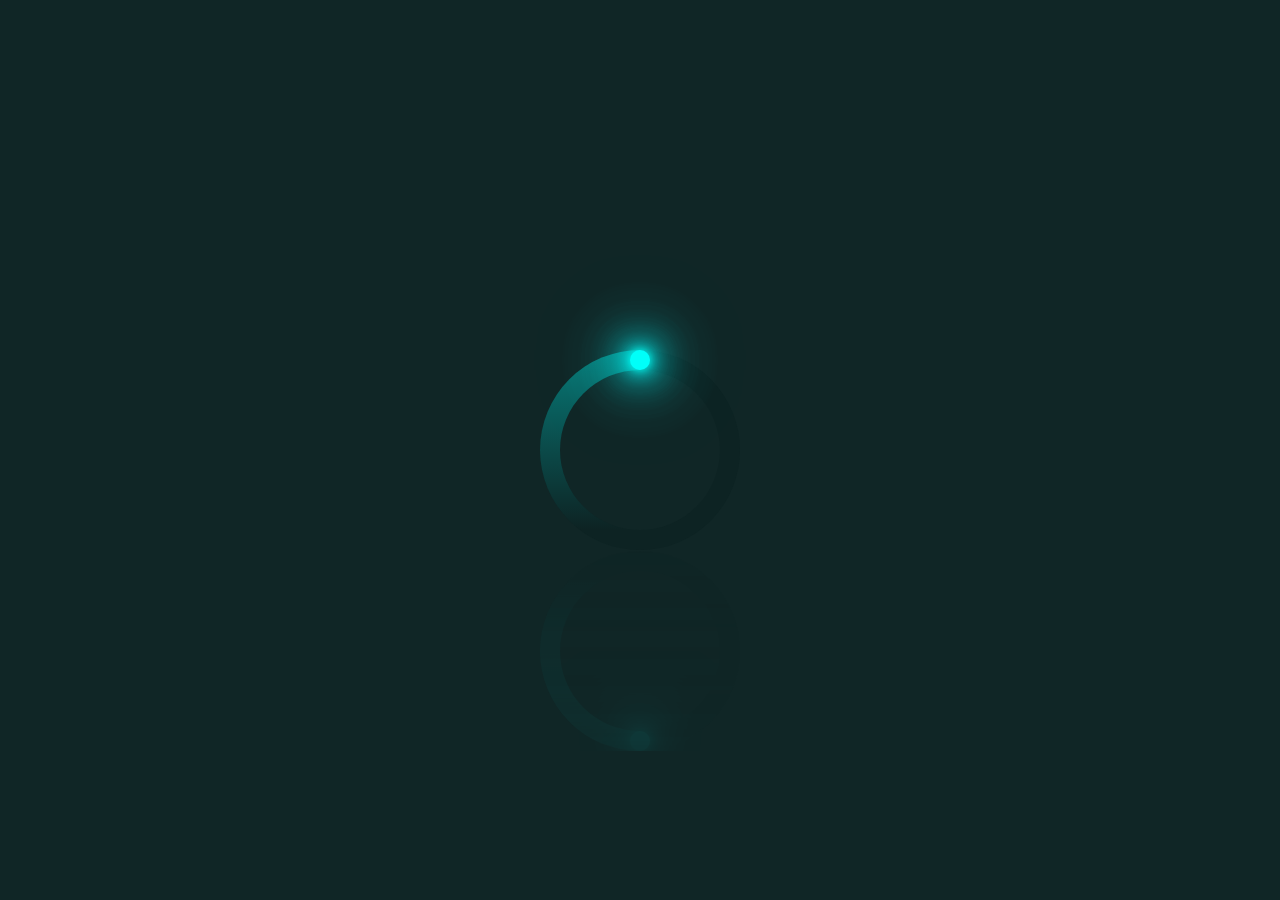
<file: css/animation_effect_of_loading/index.html>
<!DOCTYPE html>
<html lang="en">

<head>
    <meta charset="UTF-8">
    <meta name="viewport" content="width=device-width, initial-scale=1.0">
    <title>Animation Effect Of Loading</title>
    <link rel="stylesheet" href="styles.css">
</head>

<body>
    <div class="container">
        <div class="loader">
            <span></span>
        </div>
    </div>
</body>

</html>
</file>
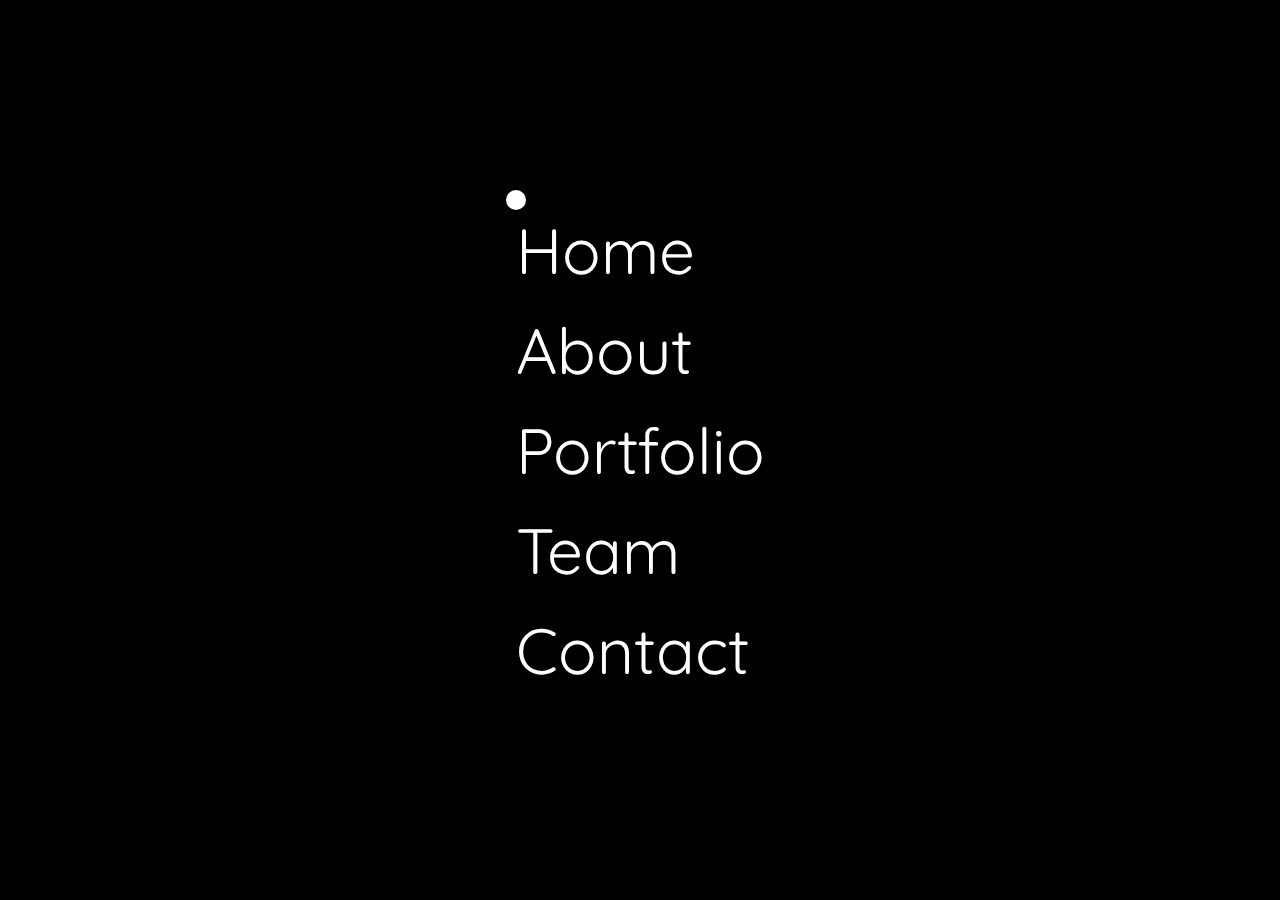
<file: css/change_cursor_on_hover/index.html>
<!DOCTYPE html>
<html lang="en">

<head>
    <meta charset="UTF-8">
    <meta name="viewport" content="width=device-width, initial-scale=1.0">
    <title>Change Cursor On Hover</title>
    <link rel="stylesheet" href="styles.css">
</head>

<body>
    <ul>
        <li>
            <a href="#">Home</a>
        </li>
        <li>
            <a href="#">About</a>
        </li>
        <li>
            <a href="#">Portfolio</a>
        </li>
        <li>
            <a href="#">Team</a>
        </li>
        <li>
            <a href="#">Contact</a>
        </li>
        <div class="cursor"></div>
    </ul>

    <script>
        const cursor = document.querySelector('.cursor');
        document.addEventListener("mousemove", (event) => {
            cursor.style.left = event.pageX + 'px';
            cursor.style.top = event.pageY + 'px';
        })
    </script>
</body>

</html>
</file>
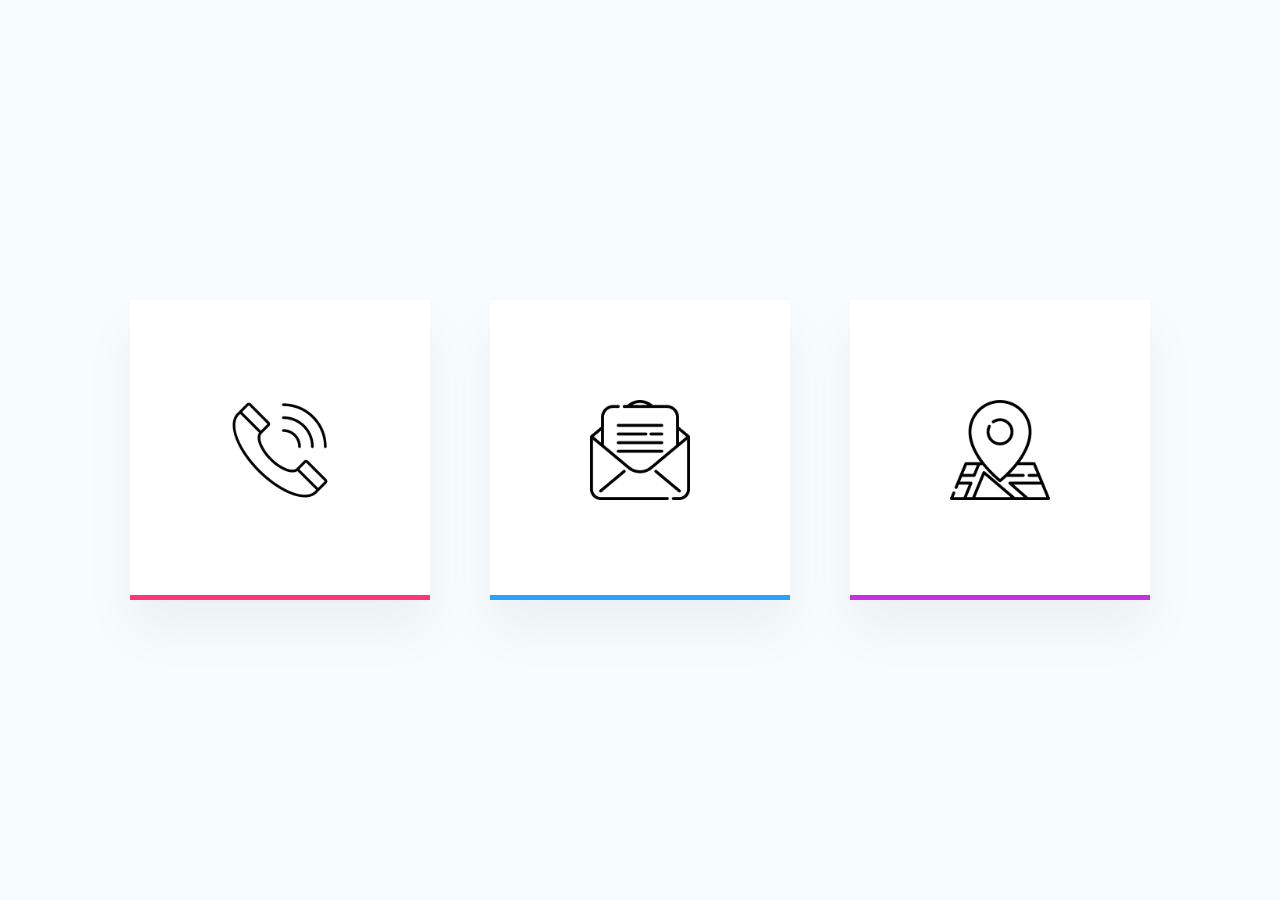
<file: css/contact_info_box_hover_effects/index.html>
<!DOCTYPE html>
<html lang="en">

<head>
    <meta charset="UTF-8">
    <meta name="viewport" content="width=device-width, initial-scale=1.0">
    <title>Contact Info Box Hover Effects</title>
    <link rel="stylesheet" href="styles.css">
</head>

<body>
    <div class="container">
        <div class="box">
            <div class="imgBx">
                <img src="./images/call.png" alt="">
            </div>
            <div class="content">
                <div class="icon">
                    <img src="./images/call.png" alt="">
                </div>
                <h3>Phone No.</h3>
                <h4>+1 234 567 890</h4>
                <h4>+1 234 567 899</h4>
            </div>
        </div>
        <div class="box">
            <div class="imgBx">
                <img src="./images/open-email.png" alt="">
            </div>
            <div class="content">
                <div class="icon">
                    <img src="./images/open-email.png" alt="">
                </div>
                <h3>Email</h3>
                <h4>support@email.com</h4>
                <h4>support2@email.com</h4>
            </div>
        </div>
        <div class="box">
            <div class="imgBx">
                <img src="./images/map.png" alt="">
            </div>
            <div class="content">
                <div class="icon">
                    <img src="./images/map.png" alt="">
                </div>
                <h3>Address</h3>
                <h4>111 Backer Street, London</h4>
            </div>
        </div>
    </div>
</body>

</html>
</file>
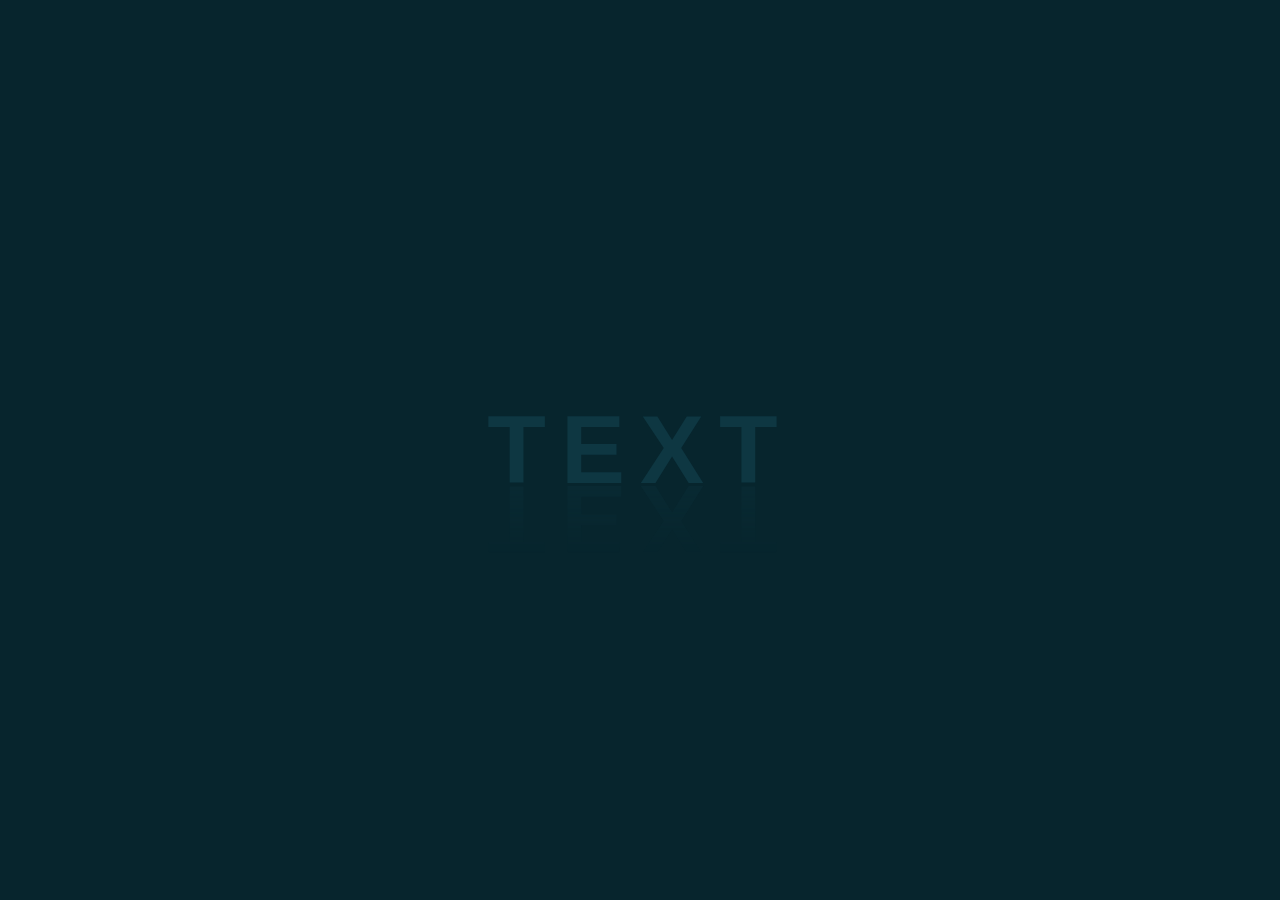
<file: css/glowing_tubelight_text_animation_effects/index.html>
<!DOCTYPE html>
<html lang="en">

<head>
    <meta charset="UTF-8">
    <meta name="viewport" content="width=device-width, initial-scale=1.0">
    <title>Tubelight Text Animation</title>
    <link rel="stylesheet" href="styles.css">
</head>

<body>
    <h2 contenteditable="true">Text</h2>
</body>

</html>
</file>
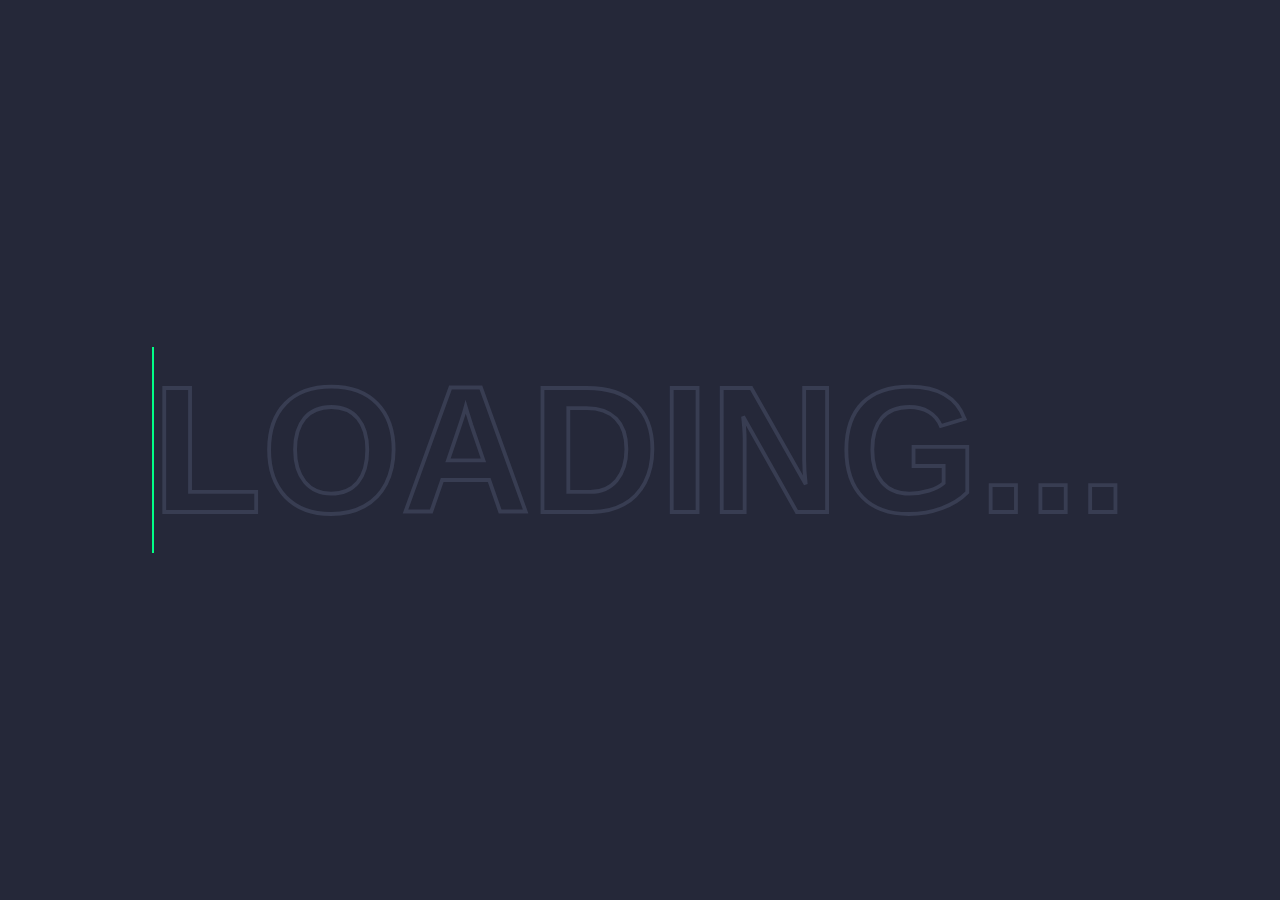
<file: css/text_animation_effect/index.html>
<!DOCTYPE html>
<html lang="en">

<head>
    <meta charset="UTF-8">
    <meta name="viewport" content="width=device-width, initial-scale=1.0">
    <title>CSS Text Animation Effects</title>
    <link rel="stylesheet" href="styles.css">
</head>

<body>
    <h2 data-text="Loading...">Loading...</h2>
</body>

</html>
</file>
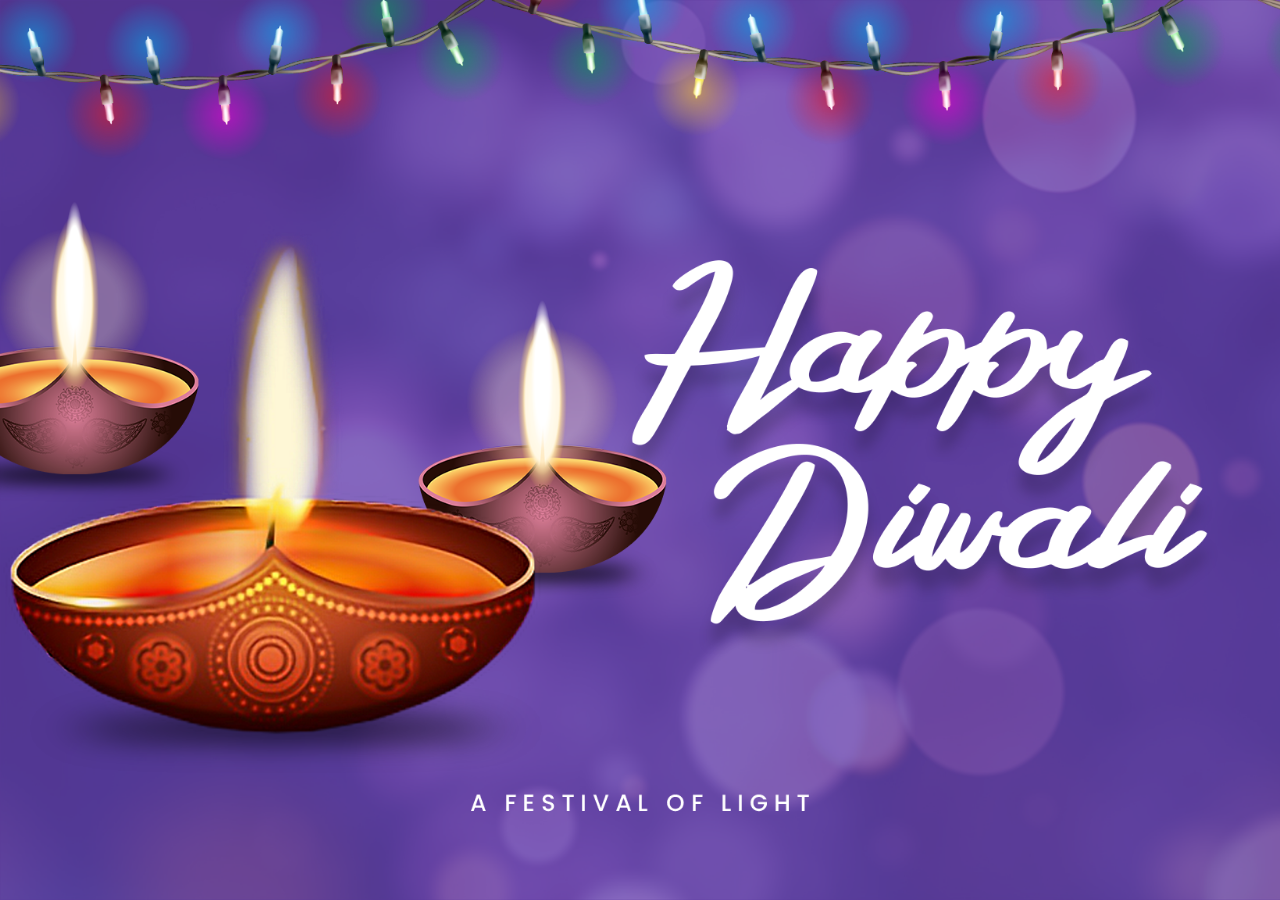
<file: js/bg_parallax_effect_on_mousemove/index.html>
<!DOCTYPE html>
<html lang="en">

<head>
    <meta charset="UTF-8">
    <meta name="viewport" content="width=device-width, initial-scale=1.0">
    <title>Background Parallax Effect On Mousemove</title>
    <link rel="stylesheet" href="style.css">
</head>

<body>
    <section>
        <div class="light">
            <img src="./images/light.png" alt="light">
        </div>
        <img src="./images/diya1.png" alt="diya1" class="layer" data-speed="-6">
        <img src="./images/diya2.png" alt="diya2" class="layer" data-speed="10">
        <img src="./images/diya3.png" alt="diya3" class="layer" data-speed="6">
        <img src="./images/text1.png" alt="text1" class="layer" data-speed="-8">
        <img src="./images/text2.png" alt="text2" class="layer">
    </section>

    <script type="module" src="script.js"></script>
</body>


</html>
</file>
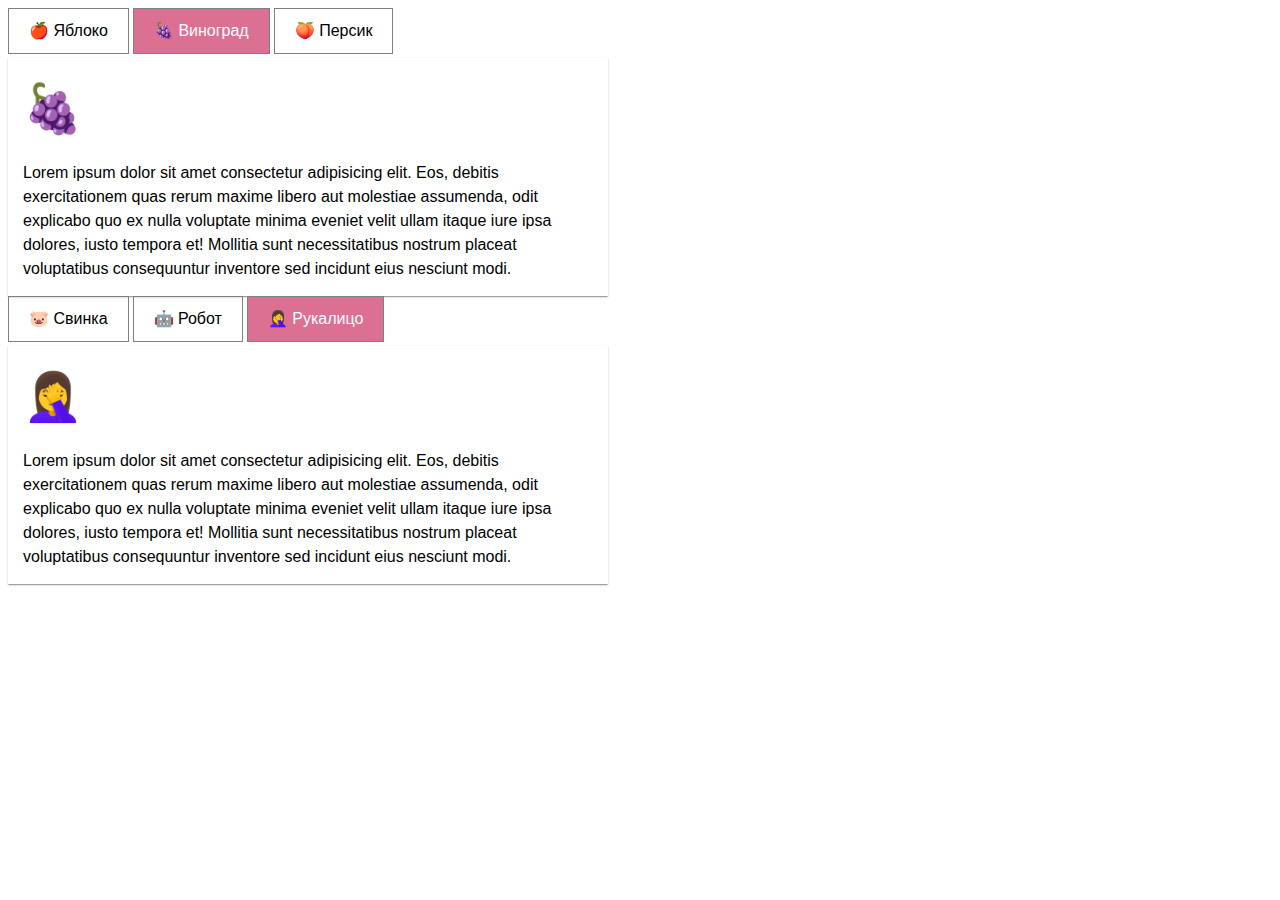
<file: js/tabs_by_repeta/index.html>
<!DOCTYPE html>
<html lang="en">

<head>
    <meta charset="UTF-8" />
    <meta name="viewport" content="width=device-width, initial-scale=1.0" />
    <title>Мастерская: табы</title>
    <link rel="stylesheet" href="./styles.css" />
</head>

<body>
    <div class="tabs" id="tabs-1">
        <div class="controls" data-controls>
            <a href="#apple" class="controls__item">🍎 Яблоко</a>
            <a href="#grapes" class="controls__item">🍇 Виноград</a>
            <a href="#peach" class="controls__item">🍑 Персик</a>
        </div>

        <div class="panes" data-panes>
            <div class="pane" id="apple">
                <h2 class="pane__fruit">🍎</h2>
                <p class="pane__text">
                    Lorem ipsum dolor sit amet consectetur adipisicing elit. Eos,
                    debitis exercitationem quas rerum maxime libero aut molestiae
                    assumenda, odit explicabo quo ex nulla voluptate minima eveniet
                    velit ullam itaque iure ipsa dolores, iusto tempora et! Mollitia
                    sunt necessitatibus nostrum placeat voluptatibus consequuntur
                    inventore sed incidunt eius nesciunt modi.
                </p>
            </div>

            <div class="pane" id="grapes">
                <h2 class="pane__fruit">🍇</h2>
                <p class="pane__text">
                    Lorem ipsum dolor sit amet consectetur adipisicing elit. Eos,
                    debitis exercitationem quas rerum maxime libero aut molestiae
                    assumenda, odit explicabo quo ex nulla voluptate minima eveniet
                    velit ullam itaque iure ipsa dolores, iusto tempora et! Mollitia
                    sunt necessitatibus nostrum placeat voluptatibus consequuntur
                    inventore sed incidunt eius nesciunt modi.
                </p>
            </div>

            <div class="pane" id="peach">
                <h2 class="pane__fruit">🍑</h2>
                <p class="pane__text">
                    Lorem ipsum dolor sit amet consectetur adipisicing elit. Eos,
                    debitis exercitationem quas rerum maxime libero aut molestiae
                    assumenda, odit explicabo quo ex nulla voluptate minima eveniet
                    velit ullam itaque iure ipsa dolores, iusto tempora et! Mollitia
                    sunt necessitatibus nostrum placeat voluptatibus consequuntur
                    inventore sed incidunt eius nesciunt modi.
                </p>
            </div>
        </div>
    </div>

    <div class="tabs" id="tabs-2">
        <div class="controls" data-controls>
            <a href="#pig" class="controls__item">🐷 Свинка</a>
            <a href="#robot" class="controls__item">🤖 Робот</a>
            <a href="#facepalm" class="controls__item">🤦‍♀️ Рукалицо</a>
        </div>

        <div class="panes" data-panes>
            <div class="pane" id="pig">
                <h2 class="pane__fruit">🐷</h2>
                <p class="pane__text">
                    Lorem ipsum dolor sit amet consectetur adipisicing elit. Eos,
                    debitis exercitationem quas rerum maxime libero aut molestiae
                    assumenda, odit explicabo quo ex nulla voluptate minima eveniet
                    velit ullam itaque iure ipsa dolores, iusto tempora et! Mollitia
                    sunt necessitatibus nostrum placeat voluptatibus consequuntur
                    inventore sed incidunt eius nesciunt modi.
                </p>
            </div>

            <div class="pane" id="robot">
                <h2 class="pane__fruit">🤖</h2>
                <p class="pane__text">
                    Lorem ipsum dolor sit amet consectetur adipisicing elit. Eos,
                    debitis exercitationem quas rerum maxime libero aut molestiae
                    assumenda, odit explicabo quo ex nulla voluptate minima eveniet
                    velit ullam itaque iure ipsa dolores, iusto tempora et! Mollitia
                    sunt necessitatibus nostrum placeat voluptatibus consequuntur
                    inventore sed incidunt eius nesciunt modi.
                </p>
            </div>

            <div class="pane" id="facepalm">
                <h2 class="pane__fruit">🤦‍♀️</h2>
                <p class="pane__text">
                    Lorem ipsum dolor sit amet consectetur adipisicing elit. Eos,
                    debitis exercitationem quas rerum maxime libero aut molestiae
                    assumenda, odit explicabo quo ex nulla voluptate minima eveniet
                    velit ullam itaque iure ipsa dolores, iusto tempora et! Mollitia
                    sunt necessitatibus nostrum placeat voluptatibus consequuntur
                    inventore sed incidunt eius nesciunt modi.
                </p>
            </div>
        </div>
    </div>

    <script src="./tabs-plugin.js"></script>
</body>

</html>
</file>
<file: css/animation_effect_of_loading/styles.css>
* {
  margin: 0;
  padding: 0;
  box-sizing: border-box;
  font-family: arial;
}

body {
  display: flex;
  justify-content: center;
  align-items: center;
  min-height: 100vh;
  background: #102626;
}

.container {
  position: relative;
  width: 100%;
  display: flex;
  justify-content: center;
  align-items: center;
  -webkit-box-reflect: below 1px linear-gradient(#0001, #0004);
}

.container .loader {
  position: relative;
  width: 200px;
  height: 200px;
  border-radius: 50%;
  background: #0d2323;
  animation: animate 2s linear infinite;
}

@keyframes animate {
  0% {
    transform: rotate(0deg);
  }
  100% {
    transform: rotate(360deg);
  }
}

.container .loader::before {
  content: "";
  position: absolute;
  top: 0;
  left: 0;
  width: 50%;
  height: 100%;
  background: linear-gradient(to top, transparent, rgba(0, 255, 249, 0.4));
  background-size: 100px 180px;
  background-repeat: no-repeat;
  border-top-left-radius: 100px;
  border-bottom-left-radius: 100px;
}

.container .loader::after {
  content: "";
  position: absolute;
  top: 0;
  left: 50%;
  transform: translate(-50%);
  width: 20px;
  height: 20px;
  background: #00fff9;
  border-radius: 50%;
  z-index: 10;
  box-shadow: 0 0 10px #00fff9, 0 0 20px #00fff9, 0 0 30px #00fff9,
    0 0 40px #00fff9, 0 0 50px #00fff9, 0 0 60px #00fff9, 0 0 70px #00fff9,
    0 0 80px #00fff9, 0 0 90px #00fff9, 0 0 100px #00fff9;
}

.container .loader span {
  position: absolute;
  top: 20px;
  left: 20px;
  right: 20px;
  bottom: 20px;
  background: #102626;
  border-radius: 50%;
}
</file>
<file: css/change_cursor_on_hover/styles.css>
@import url("https://fonts.googleapis.com/css2?family=Quicksand:wght@300;400;500;600;700&display=swap");

* {
  margin: 0;
  padding: 0;
  box-sizing: border-box;
  font-family: "Quicksand", sans-serif;
}

body {
  display: flex;
  justify-content: center;
  align-items: center;
  min-height: 100vh;
  background: #000;
}

ul {
  position: relative;
  display: flex;
  flex-direction: column;
}

ul li {
  list-style: none;
}

ul li a {
  position: relative;
  display: inline-block;
  margin: 10px 0;
  font-size: 4em;
  text-decoration: none;
  color: #fff;
}

.cursor {
  position: fixed;
  width: 20px;
  height: 20px;
  border-radius: 50%;
  background: #fff;
  transition: 0.1s;
  transform: translate(-50%, -50%);
  pointer-events: none;
  mix-blend-mode: difference;
}

ul li:hover ~ .cursor {
  transform: scale(6);
}
</file>
<file: css/contact_info_box_hover_effects/styles.css>
@import url("https://fonts.googleapis.com/css?family=Poppins:100,200,300,400,500,600,700,800,900");

* {
  margin: 0;
  padding: 0;
  box-sizing: border-box;
  font-family: "Popins", sans-serif;
}

body {
  display: flex;
  justify-content: center;
  align-items: center;
  min-height: 100vh;
  background: #f7fcff;
}

.container {
  position: relative;
  width: 1100px;
  display: flex;
  justify-content: center;
  align-items: center;
  flex-wrap: wrap;
  margin: 40px 0;
}

/* EFFECT 1 START */

/* .container .box {
  position: relative;
  width: 300px;
  height: 300px;
  margin: 30px;
  background: #fff;
  box-shadow: 0 30px 50px rgba(0, 0, 0, 0.05);
} 

.container .box .imgBx {
  position: absolute;
  top: 0;
  left: 0;
  width: 100%;
  height: 100%;
  display: flex;
  justify-content: center;
  align-items: center;
  transition: 0.5s;
  transition-delay: 0.5s;
}

.container .box:hover .imgBx {
  transform: scale(0);
  transition-delay: 0s;
}

.container .box .imgBx img {
  max-width: 100px;
}

.container .box .content {
  position: relative;
  top: 0;
  left: 0;
  width: 100%;
  height: 100%;
  padding: 20px;
  display: flex;
  justify-content: center;
  align-items: center;
  flex-direction: column;
  text-align: center;
  transition: 0.5s;
  background: #ff3579;
  transform: scale(0);
  transition-delay: 0s;
}

.container .box:hover .content {
  transform: scale(1);
  transition-delay: 0.5s;
}

.container .box:nth-child(2) .content {
  background: #2ba1ff;
}

.container .box:nth-child(3) .content {
  background: #c630e0;
}

.container .box .content .icon img {
  max-width: 80px;
  filter: invert(1);
}

.container .box .content h3 {
  color: #fff;
  text-transform: uppercase;
  font-size: 16px;
  letter-spacing: 2px;
  margin-top: 20px;
}

.container .box .content h4 {
  color: #fff;
  font-weight: 500;
  font-size: 16px;
} */

/* EFFECT 1 END */

/* EFFECT 2 START */

.container .box {
  position: relative;
  width: 300px;
  height: 300px;
  margin: 30px;
  background: #fff;
  box-shadow: 0 30px 50px rgba(0, 0, 0, 0.05);
  overflow: hidden;
}

.container .box .imgBx {
  position: absolute;
  top: 0;
  left: 0;
  width: 100%;
  height: 100%;
  display: flex;
  justify-content: center;
  align-items: center;
  transition: 0.5s;
  transform: scale(1) translateY(0);
}

.container .box:hover .imgBx {
  transform: scale(1) translateY(-100%);
}

.container .box .imgBx img {
  max-width: 100px;
}

.container .box .content {
  position: relative;
  top: 0;
  left: 0;
  width: 100%;
  height: 100%;
  padding: 20px;
  display: flex;
  justify-content: center;
  align-items: center;
  flex-direction: column;
  text-align: center;
  transition: 0.5s;
  background: #ff3579;
  transform: scale(1) translateY(calc(100% - 5px));
}

.container .box:hover .content {
  transform: scale(1);
}

.container .box:nth-child(2) .content {
  background: #2ba1ff;
}

.container .box:nth-child(3) .content {
  background: #c630e0;
}

.container .box .content .icon img {
  max-width: 80px;
  filter: invert(1);
}

.container .box .content h3 {
  color: #fff;
  text-transform: uppercase;
  font-size: 16px;
  letter-spacing: 2px;
  margin-top: 20px;
}

.container .box .content h4 {
  color: #fff;
  font-weight: 500;
  font-size: 16px;
}

/* EFFECT 2 END */
</file>
<file: css/glowing_tubelight_text_animation_effects/styles.css>
* {
  margin: 0;
  padding: 0;
  box-sizing: border-box;
  font-family: arial;
}

body {
  display: flex;
  justify-content: center;
  align-items: center;
  min-height: 100vh;
  background: #07252d;
}

h2 {
  position: relative;
  font-size: 6em;
  letter-spacing: 15px;
  text-transform: uppercase;
  color: #0e3742;
  width: 100%;
  text-align: center;
  -webkit-box-reflect: below 1px linear-gradient(transparent, #0004);
  line-height: 0.7em;
  outline: none;
  animation: animate 5s linear infinite;
}

@keyframes animate {
  0%,
  18%,
  20%,
  50.1%,
  60%,
  65.1%,
  80%,
  90.1%,
  92% {
    color: #0e3742;
    text-shadow: none;
  }
  18.1%,
  20.1%,
  30%,
  50%,
  60.1%,
  65%,
  80.1%,
  90%,
  92.1%,
  100% {
    color: #fff;
    text-shadow: 0 0 10px #03bcf4, 0 0 20px #03bcf4, 0 0 40px #03bcf4,
      0 0 80px #03bcf4, 0 0 160px #03bcf4;
  }
}
</file>
<file: css/text_animation_effect/styles.css>
@import url("https://fonts.googleapis.com/css2?family=Poppins:wght@700&display=swap");

* {
  margin: 0;
  padding: 0;
  box-sizing: border-box;
  font-family: "Popins", sans-serif;
}

body {
  display: flex;
  justify-content: center;
  align-items: center;
  min-height: 100vh;
  background: #252839;
}

h2 {
  position: relative;
  font-size: 14vw;
  color: #252839;
  -webkit-text-stroke: 0.3vw #383d52;
  text-transform: uppercase;
}

h2::before {
  content: attr(data-text);
  position: absolute;
  top: 0;
  left: 0;
  width: 0;
  height: 100%;
  color: #01fe87;
  -webkit-text-stroke: 0vw #383d52;
  border-right: 2px solid #01fe87;
  overflow: hidden;
  animation: animate 6s linear infinite;
}

@keyframes animate {
  0%,
  10%,
  100% {
    width: 0;
  }
  70%,
  90% {
    width: 100%;
  }
}
</file>
<file: js/bg_parallax_effect_on_mousemove/style.css>
* {
  margin: 0;
  padding: 0;
  box-sizing: border-box;
}

body {
  background: #6741ae url(./images/bg.png);
  background-size: cover;
}

section {
  position: relative;
  width: 100%;
  height: 100vh;
  overflow: hidden;
}

section img {
  position: absolute;
  top: 0;
  left: 0;
  width: 100%;
  height: 100%;
  object-fit: cover;
}
</file>
<file: js/tabs_by_repeta/styles.css>
*,
*::before,
*::after {
  box-sizing: border-box;
}

html {
  scroll-behavior: smooth;
}

body {
  line-height: 1.5;
  font-family: "Helvetica Neue", -apple-system, BlinkMacSystemFont, "Segoe UI",
    Roboto, Oxygen, Ubuntu, Cantarell, "Open Sans", sans-serif;
}

.tabs {
  max-width: 600px;
}

.controls {
  display: flex;
  margin-bottom: 4px;
}

.controls__item {
  padding: 10px 20px;
  border: 1px solid gray;
  color: black;
  font-weight: 500;
  text-decoration: none;
}

.controls__item--active {
  background-color: palevioletred;
  color: white;
}

.controls__item:not(:last-child) {
  margin-right: 4px;
}

.pane {
  display: none;
  padding: 15px;

  box-shadow: 0px 2px 1px -1px rgba(0, 0, 0, 0.2),
    0px 1px 1px 0px rgba(0, 0, 0, 0.14), 0px 1px 3px 0px rgba(0, 0, 0, 0.12);
  animation: fadeEffect 500ms;
}

.pane--active {
  display: block;
}

.pane__fruit {
  margin-top: 0;
  margin-bottom: 16px;
  font-size: 48px;
}

.pane__text {
  margin-bottom: 0;
}

/* Анимации */

@keyframes fadeEffect {
  from {
    opacity: 0;
  }
  to {
    opacity: 1;
  }
}
</file>
